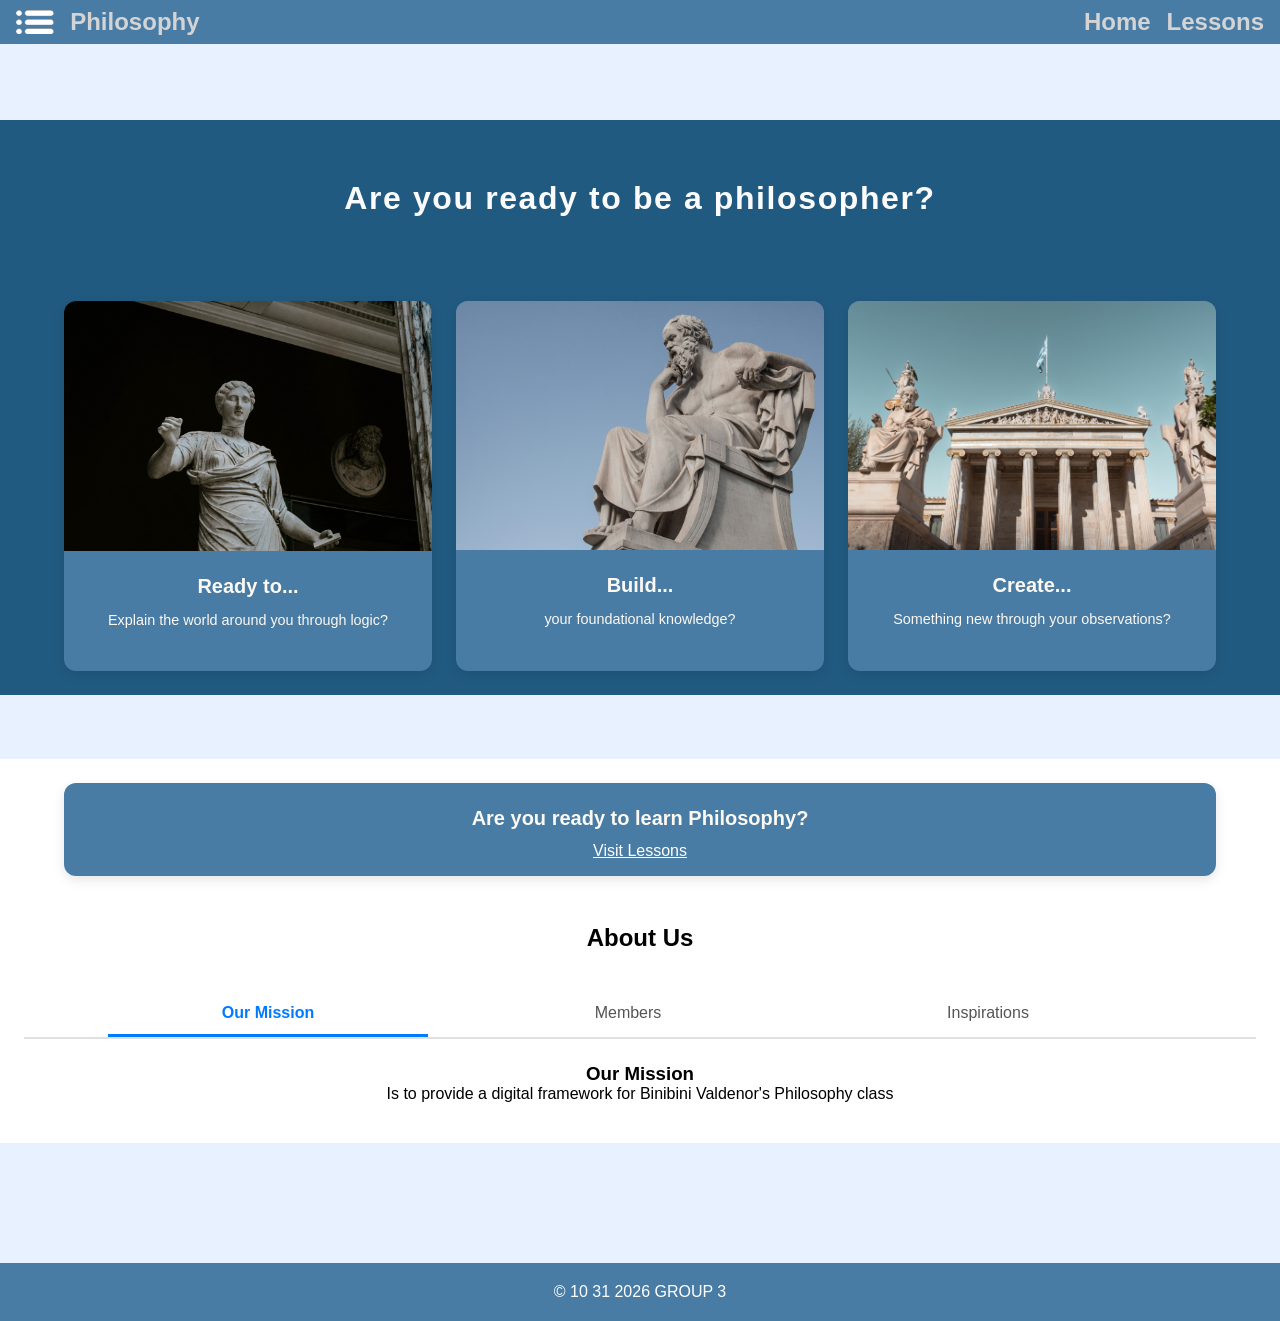
<file: index.html>
<!DOCTYPE html>
<html lang="en">
<head>
    <meta charset="UTF-8">
    <meta name="viewport" content="width=device-width, initial-scale=1.0">
    <title>Home</title>

    <script src="src/js/navbar.js" defer></script>
    <link rel="stylesheet" href="src/css/index.css">
</head>
<body>
    <div id="navbar-placeholder"></div>

    <div id="WebpageContent">
            <header>
        </nav>
    </header>

    <!--top padding-->
    <section class="PaddingLargeBlue">
    </section>

    <!--first part area-->
    <section id="cardbg">
        <h1>Are you ready to be a philosopher?</h1>
        <div class="card-grid">

  <!-- Card 1 -->
  <div class="card">
    <div class="card-image">
        <img src="src/img/pexels-igorejov-20375800.jpg" alt="">
    </div>
    <div class="card-content">
      <h3>Ready to...</h3>
      <p>Explain the world around you through logic?</p>
    </div>
    <div class="card-action">
    </div>
  </div>
  <!-- Card 2 -->
  <div class="card">
    <div class="card-image">
        <img src="src/img/pexels-anne-o-sullivan-1478092867-26887007.jpg" alt="">
    </div>
    <div class="card-content">
      <h3>Build...</h3>
      <p>your foundational knowledge?</p>
    </div>
    <div class="card-action">
    </div>
  </div>
  <!-- Card 3 -->
  <div class="card">
    <div class="card-image">
        <img src="src/img/pexels-dantemunozphoto-28822019.jpg" alt="">
    </div>
    <div class="card-content">
      <h3>Create...</h3>
      <p>Something new through your observations?</p>
    </div>
    <div class="card-action">
    </div>
  </div>

</section>
</div>

    <!--gap-->
<div class="Padding"></div>

      <!-- prompt -->
       <div id="promptgrid">
  <div id="promptdisplay">
    <div id="prompt">
      <h3>Are you ready to learn Philosophy?</h3>
      <a id="lessonLink" href="../webpages/main/lecture_category.html">Visit Lessons</a>
    </div>
  </div>
     </div>

    <!--personlized learning-->

<div class="Learning">
    <h2>About Us</h2>
</div>

<div class="Learning">
<!--tablist container-->
<ul class="tab-list" role="tablist" style="display: flex; gap: 1rem; list-style: none; padding: 0;">
    <!--buttons-->
    <li class="tab-item active">
        <a href="#panel-1" class="tab-link" role="tab" aria-selected="true" 
           aria-controls="panel-1">
            Our Mission</a>
    </li>
    
    <li class="tab-item">
        <a href="#panel-2" class="tab-link" role="tab" aria-selected="false" 
           aria-controls="panel-2">
            Members</a>
    </li>
    
    <li class="tab-item">
        <a href="#panel-3" class="tab-link" role="tab" aria-selected="false" 
           aria-controls="panel-3">
            Inspirations</a>
    </li>
</ul>

<!--Tab Panels-->
<div role="tabpanel" id="panel-1" class="tab-panel active" style="display: block;">
    <h3>Our Mission</h3>
    <p>Is to provide a digital framework for Binibini Valdenor's Philosophy class</p>
</div>

<div role="tabpanel" id="panel-2" class="tab-panel" style="display: none;">
    <h3>Members</h3>
    <p>Gimenez <br> Jumawak <br> Palomo <br> Ballesteros <br> Candado <br> Udan <br> Antonio L. <br> Coronel</p>
</div>

<div role="tabpanel" id="panel-3" class="tab-panel" style="display: none;">
    <h3>Inspirations</h3>
    <p>MIT OpenCourseWare <br> Khan Academy</p>
</div>

<script>
    const links = document.querySelectorAll('.tab-link');
    const items = document.querySelectorAll('.tab-item');
    const panels = document.querySelectorAll('.tab-panel');

    links.forEach(link => {
      link.addEventListener('click', (e) => {
        e.preventDefault();

        
        items.forEach(item => item.classList.remove('active'));
        links.forEach(l => l.setAttribute('aria-selected', 'false'));
        panels.forEach(p => {
            p.classList.remove('active');
            p.style.display = 'none'; 
        });

        
        link.parentElement.classList.add('active');
        link.setAttribute('aria-selected', 'true');

        
        const targetId = link.getAttribute('aria-controls');
        const targetPanel = document.getElementById(targetId);
        if (targetPanel) {
            targetPanel.classList.add('active');
            targetPanel.style.display = 'block'; 
        }
      });
    });
</script>

</div>


















     




    <!--bottom padding-->
    <section class="PaddingLargeBlue"></section>


    <footer>
        <p>© 10 31 2026 GROUP 3</p>
    </footer>
    </div>
</body>
</html>
</file>
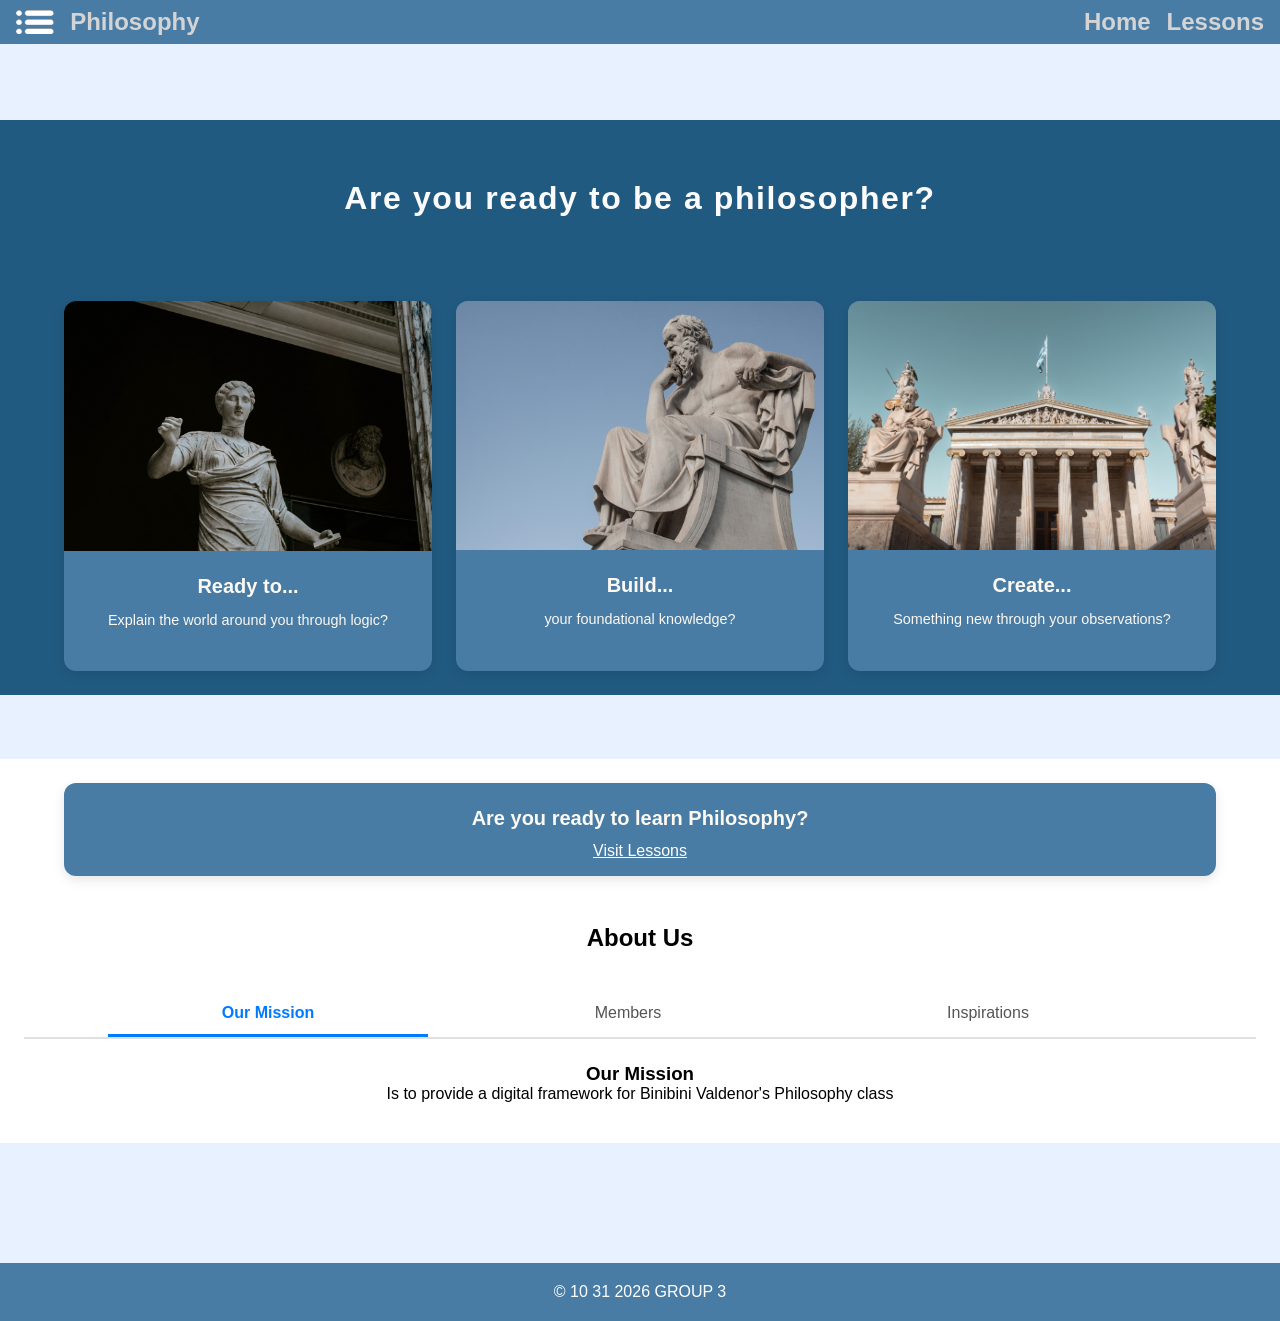
<file: comprogPETA_Philosophy_1.02vAlpha/index.html>
<!DOCTYPE html>
<html lang="en">
<head>
    <meta charset="UTF-8">
    <meta name="viewport" content="width=device-width, initial-scale=1.0">
    <title>Home</title>

    <script src="../../src/js/navbar.js" defer></script>
    <link rel="stylesheet" href="../../src/css/index.css">
</head>
<body>
    <div id="navbar-placeholder"></div>

    <div id="WebpageContent">
            <header>
        </nav>
    </header>

    <!--top padding-->
    <section class="PaddingLargeBlue">
    </section>

    <!--first part area-->
    <section id="cardbg">
        <h1>Are you ready to be a philosopher?</h1>
        <div class="card-grid">

  <!-- Card 1 -->
  <div class="card">
    <div class="card-image">
        <img src="../../src/img/pexels-igorejov-20375800.jpg" alt="">
    </div>
    <div class="card-content">
      <h3>Ready to...</h3>
      <p>Explain the world around you through logic?</p>
    </div>
    <div class="card-action">
    </div>
  </div>
  <!-- Card 2 -->
  <div class="card">
    <div class="card-image">
        <img src="../../src/img/pexels-anne-o-sullivan-1478092867-26887007.jpg" alt="">
    </div>
    <div class="card-content">
      <h3>Build...</h3>
      <p>your foundational knowledge?</p>
    </div>
    <div class="card-action">
    </div>
  </div>
  <!-- Card 3 -->
  <div class="card">
    <div class="card-image">
        <img src="../../src/img/pexels-dantemunozphoto-28822019.jpg" alt="">
    </div>
    <div class="card-content">
      <h3>Create...</h3>
      <p>Something new through your observations?</p>
    </div>
    <div class="card-action">
    </div>
  </div>

</section>
</div>

    <!--gap-->
<div class="Padding"></div>

      <!-- prompt -->
       <div id="promptgrid">
  <div id="promptdisplay">
    <div id="prompt">
      <h3>Are you ready to learn Philosophy?</h3>
      <a id="lessonLink" href="../../webpages/main/lecture_category.html">Visit Lessons</a>
    </div>
  </div>
     </div>

    <!--personlized learning-->

<div class="Learning">
    <h2>About Us</h2>
</div>

<div class="Learning">
<!--tablist container-->
<ul class="tab-list" role="tablist" style="display: flex; gap: 1rem; list-style: none; padding: 0;">
    <!--buttons-->
    <li class="tab-item active">
        <a href="#panel-1" class="tab-link" role="tab" aria-selected="true" 
           aria-controls="panel-1">
            Our Mission</a>
    </li>
    
    <li class="tab-item">
        <a href="#panel-2" class="tab-link" role="tab" aria-selected="false" 
           aria-controls="panel-2">
            Members</a>
    </li>
    
    <li class="tab-item">
        <a href="#panel-3" class="tab-link" role="tab" aria-selected="false" 
           aria-controls="panel-3">
            Inspirations</a>
    </li>
</ul>

<!--Tab Panels-->
<div role="tabpanel" id="panel-1" class="tab-panel active" style="display: block;">
    <h3>Our Mission</h3>
    <p>Is to provide a digital framework for Binibini Valdenor's Philosophy class</p>
</div>

<div role="tabpanel" id="panel-2" class="tab-panel" style="display: none;">
    <h3>Members</h3>
    <p>Gimenez <br> Jumawak <br> Palomo <br> Ballesteros <br> Candado <br> Udan <br> Antonio L. <br> Coronel</p>
</div>

<div role="tabpanel" id="panel-3" class="tab-panel" style="display: none;">
    <h3>Inspirations</h3>
    <p>MIT OpenCourseWare <br> Khan Academy</p>
</div>

<script>
    const links = document.querySelectorAll('.tab-link');
    const items = document.querySelectorAll('.tab-item');
    const panels = document.querySelectorAll('.tab-panel');

    links.forEach(link => {
      link.addEventListener('click', (e) => {
        e.preventDefault();

        
        items.forEach(item => item.classList.remove('active'));
        links.forEach(l => l.setAttribute('aria-selected', 'false'));
        panels.forEach(p => {
            p.classList.remove('active');
            p.style.display = 'none'; 
        });

        
        link.parentElement.classList.add('active');
        link.setAttribute('aria-selected', 'true');

        
        const targetId = link.getAttribute('aria-controls');
        const targetPanel = document.getElementById(targetId);
        if (targetPanel) {
            targetPanel.classList.add('active');
            targetPanel.style.display = 'block'; 
        }
      });
    });
</script>

</div>


















     




    <!--bottom padding-->
    <section class="PaddingLargeBlue"></section>


    <footer>
        <p>© 10 31 2026 GROUP 3</p>
    </footer>
    </div>
</body>
</html>
</file>
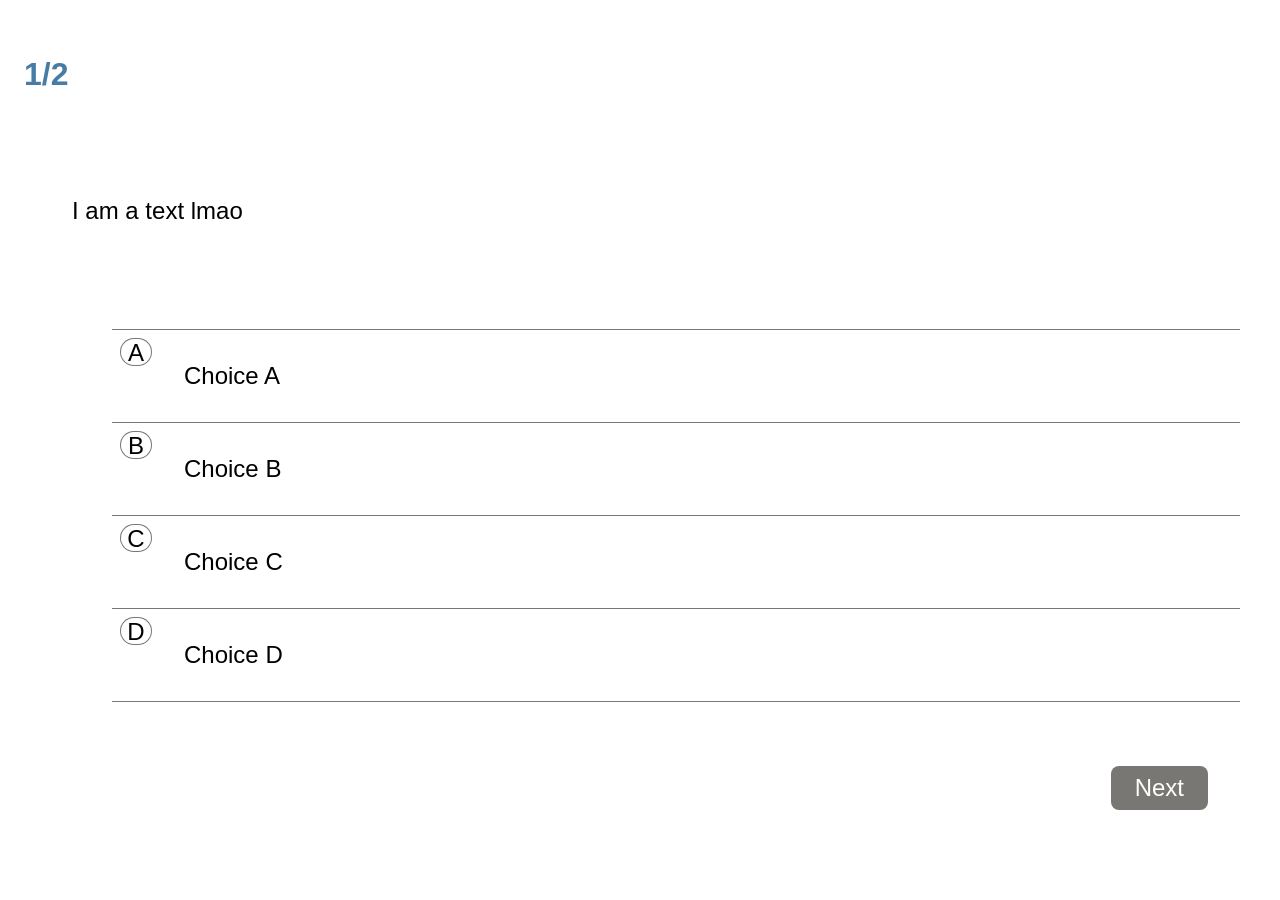
<file: src/html/quiz.html>
<!DOCTYPE html>
<html lang="en">
<head>
    <link rel="stylesheet" href="../../src/css/displayed.css">
</head>
<body>

    <div class="content">
        <h3 class="statusText">1/2</h3>
        <div class="mainContent">
            <p class="mainText">
                I am a text lmao
            </p>

            <ol class="multipleChoice">
                <li id="cA"><button class="choice" value="cA"> <div class="circleChoice"><p>A</p></div> <p class="choiceText">Choice A</p></button></li>
                <li id="cB"><button class="choice" value="cB"> <div class="circleChoice"><p>B</p></div> <p class="choiceText">Choice B</p></button></li>
                <li id="cC"><button class="choice" value="cC"> <div class="circleChoice"><p>C</p></div> <p class="choiceText">Choice C</p></button></li>
                <li id="cD"><button class="choice" value="cD"> <div class="circleChoice"><p>D</p></div> <p class="choiceText">Choice D</p></button></li>
            </ol>
        </div>

        <div class="footer">
            <button id="nextButton">Next</button>
        </div>
    </div>

    <!-- Victory panel starts hidden -->
    <div class="victoryPanel">
        <h3 class="score">Score: N/A</h3>
        <h4 class="accuracy">Accuracy: 0%</h4>
        <p>Keep it up! Win or lose, keep challenging yourself!</p>
    </div>

</body>
</html>
</file>
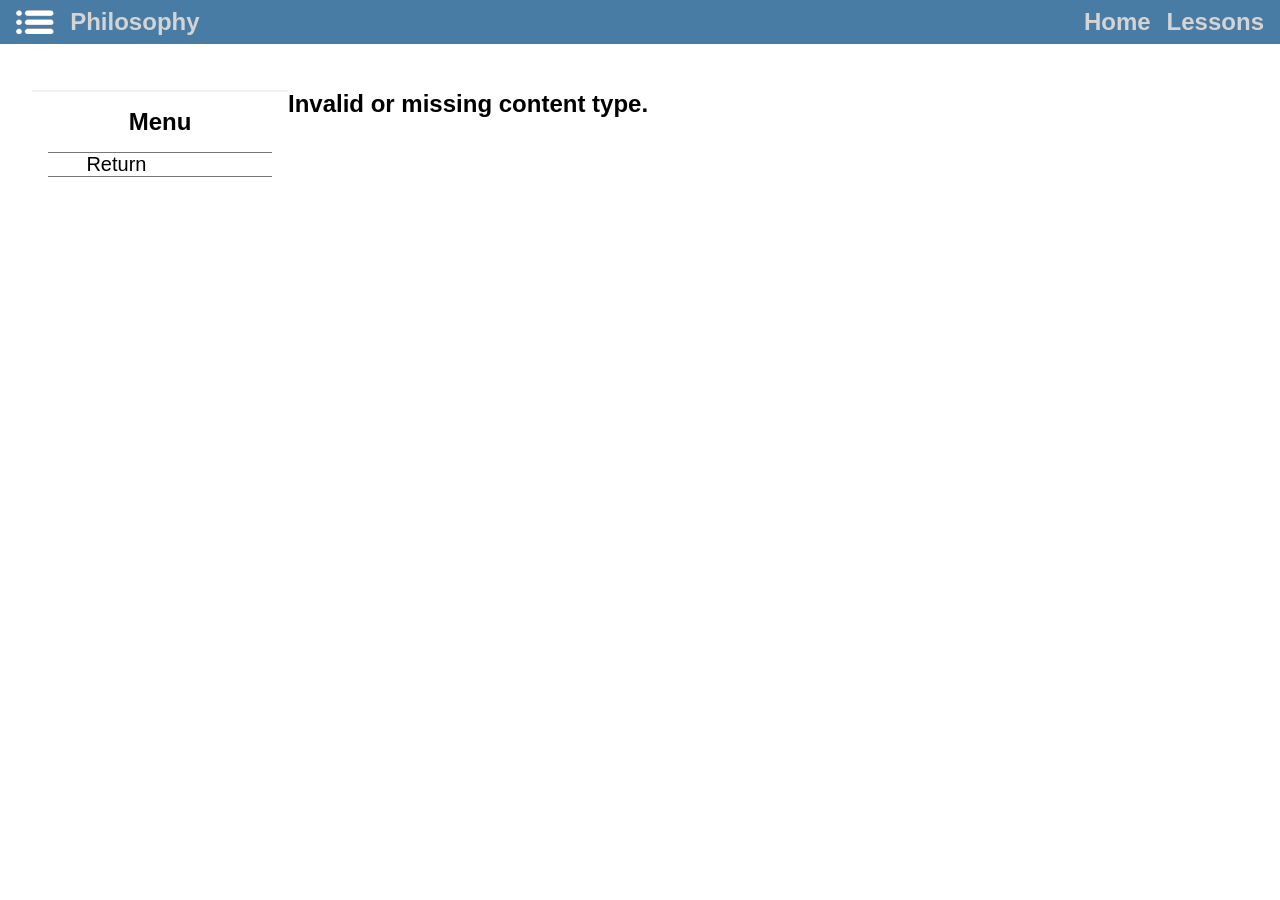
<file: webpages/main/displayer.html>
<!DOCTYPE html>
<html lang="en">
<head>
    <meta charset="UTF-8">
    <meta name="viewport" content="width=device-width, initial-scale=1.0">
    <title>Learning Page</title>

    <script src="../../src/js/navbar.js" defer></script>
    <script src="../../src/js/displayHandler.js" defer></script>

    <link rel="stylesheet" href="../../src/css/displayer.css">
    
</head>
<body>
    <div id="navbar-placeholder"></div>

    <div id="webpageContent">


         <div id="Topbar"></div>


        <div id="MainPart">
            <div id="LeftPanel">
                <h4 class="currentDisplay">Menu</h4>
                <ul class="lessonOrder">
                    <li><a href="../../webpages/main/lecture_category.html">Return</a></li>
                </ul>
            </div>


            <div id="panel-displayer">

            </div>

        </div>

    </div>
</body>



</html>
</file>
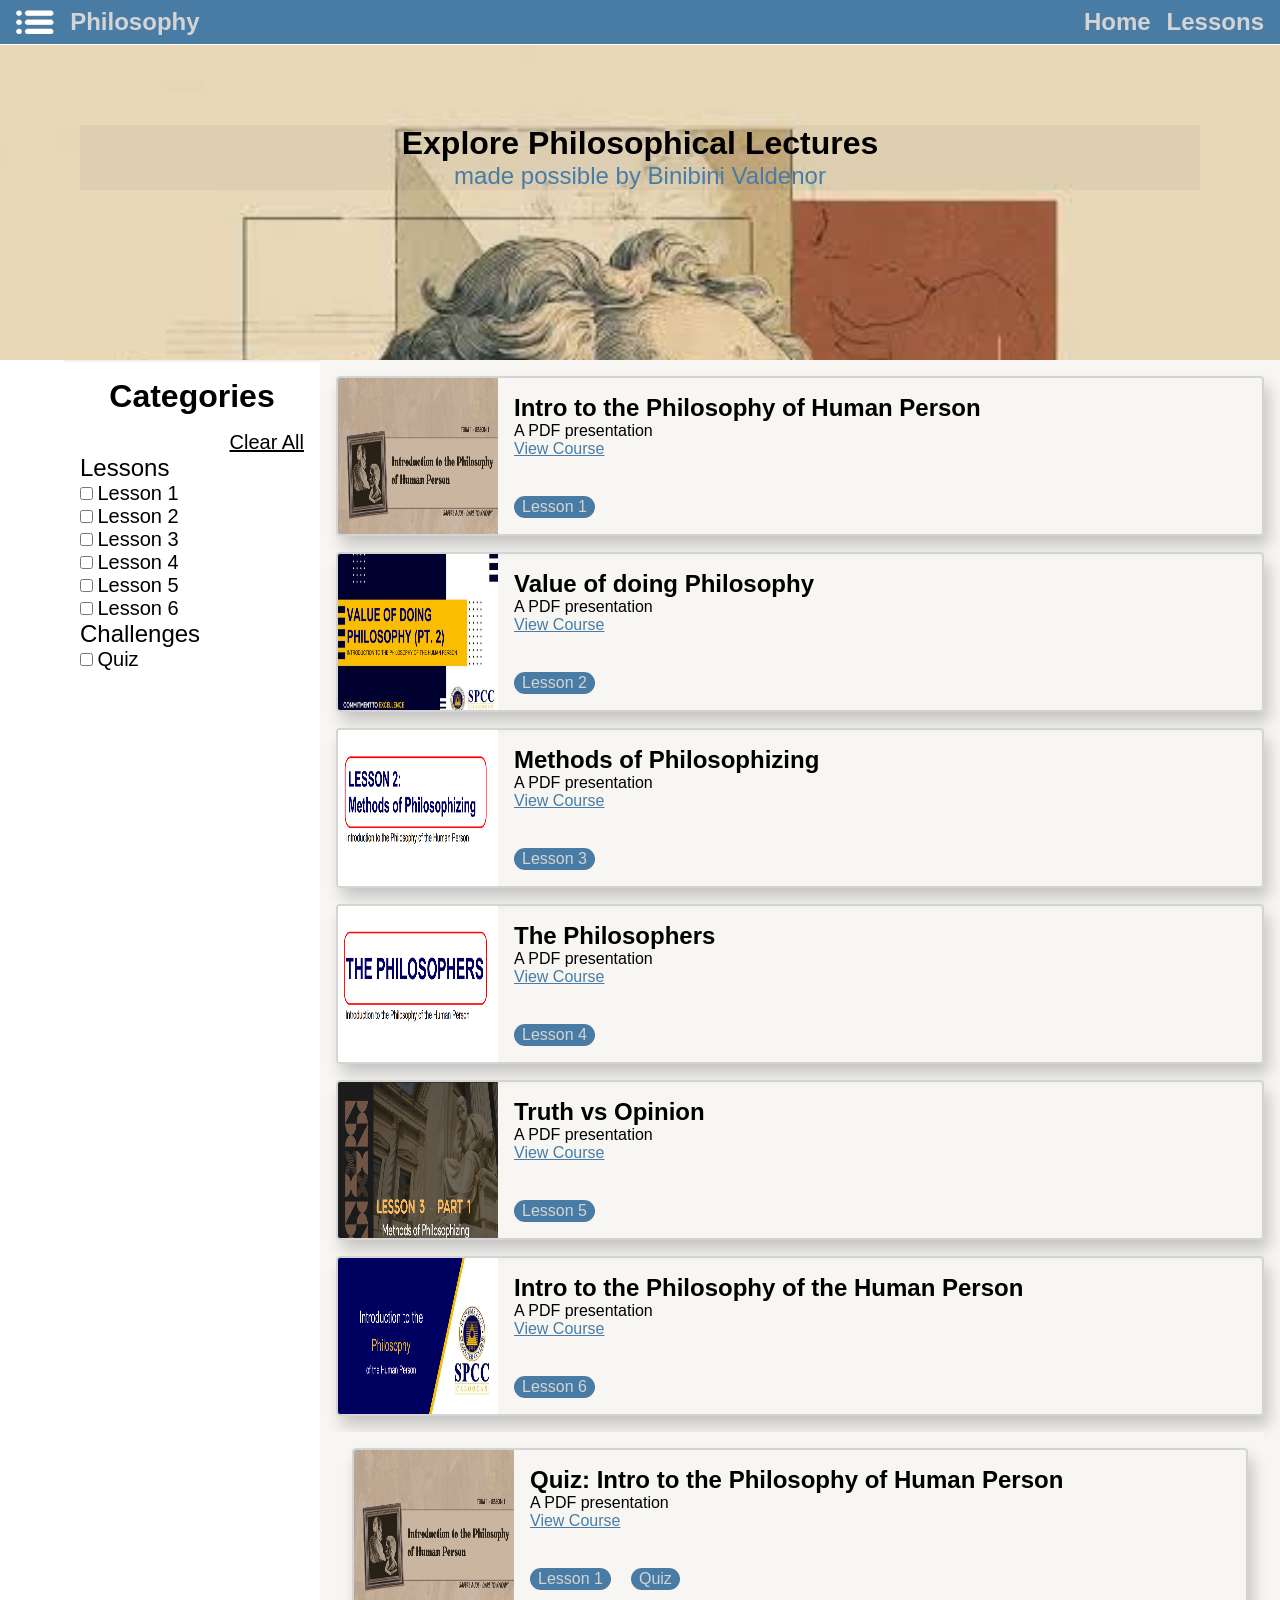
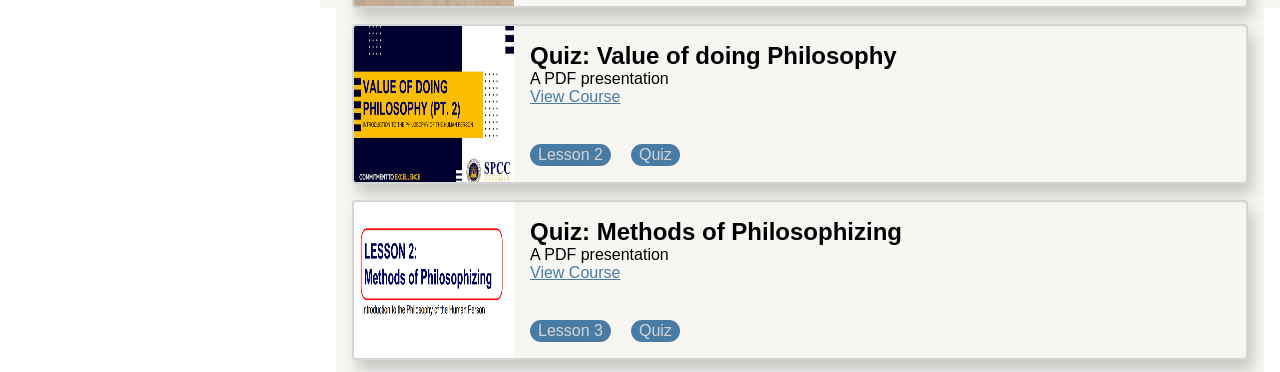
<file: webpages/main/lecture_category.html>
<!DOCTYPE html>
<html lang="en">
<head>
    <meta charset="UTF-8">
    <meta name="viewport" content="width=device-width, initial-scale=1.0">
    <title>Lessons</title>

    <script src="../../src/js/navbar.js" defer></script>
    <script src="../../src/js/sortHandler.js" defer></script>
    <link rel="stylesheet" href="../../src/css/lecturecategory.css">
    
</head>
<body>
    <div id="navbar-placeholder"></div>

    <div id="webpageContent">

        <div id="Topbar">

            <h2>Explore Philosophical Lectures</h2>
            <h3>made possible by Binibini Valdenor</h3>

        </div>

        <div id="MainPart">
            <div id="Leftbar">
                <h4>Categories</h4>
                <div id="clearCheckboxesLeftBarDiv"><button class="clearCheckboxes">Clear All</button></div>
                <ul>
                    <dl>Lessons</dl>
                    <li>
                        <input type="checkbox" value="l1" class="filterCheckbox">
                        <label for="l1">Lesson 1</label>
                    </li>
                    <li>
                        <input type="checkbox" value="l2" class="filterCheckbox">
                        <label for="l2">Lesson 2</label>
                    </li>
                    <li>
                        <input type="checkbox" value="l3" class="filterCheckbox">
                        <label for="l3">Lesson 3</label>
                    </li>
                    <li>
                        <input type="checkbox" value="l4" class="filterCheckbox">
                        <label for="l4">Lesson 4</label>
                    </li>
                    <li>
                        <input type="checkbox" value="l5" class="filterCheckbox">
                        <label for="l5">Lesson 5</label>
                    </li>
                    <li>
                        <input type="checkbox" value="l6" class="filterCheckbox">
                        <label for="l6">Lesson 6</label>
                    </li>
                    <dl>Challenges</dl>
                     <li>
                        <input type="checkbox" value="Quiz" class="filterCheckbox">
                        <label for="Quiz">Quiz</label>
                    </li>

                </ul>
            </div>


            <div id="CardHolder">

                <div class="Card">
                    <img src="../../src/img/l1.png">
                    <div class="CardContent">
                        <div class="TextArea">
                            <h2>Intro to the Philosophy of Human Person</h2>
                            <p>A PDF presentation</p>
                            <a href="displayer.html?type=lecture&id=1A">View Course</a>
                        </div>

                        <ul class="GenreTags">
                            <li class="l1">Lesson 1</li>
                        </ul>
                    </div>
                </div>

               <div class="Card">
                    <img src="../../src/img/l2.png">
                    <div class="CardContent">
                        <div class="TextArea">
                            <h2>Value of doing Philosophy</h2>
                            <p>A PDF presentation</p>
                            <a href="displayer.html?type=lecture&id=2A">View Course</a>
                        </div>

                        <ul class="GenreTags">
                            <li class="l2">Lesson 2</li>
                        </ul>
                    </div>
                </div>

                <div class="Card">
                    <img src="../../src/img/l3.png">
                    <div class="CardContent">
                        <div class="TextArea">
                            <h2>Methods of Philosophizing</h2>
                            <p>A PDF presentation</p>
                            <a href="displayer.html?type=lecture&id=3A">View Course</a>
                        </div>

                        <ul class="GenreTags">
                            <li class="l3">Lesson 3</li>
                        </ul>
                    </div>
                </div>

                <div class="Card">
                    <img src="../../src/img/l4.png">
                    <div class="CardContent">
                        <div class="TextArea">
                            <h2>The Philosophers</h2>
                            <p>A PDF presentation</p>
                            <a href="displayer.html?type=lecture&id=4A">View Course</a>
                        </div>

                        <ul class="GenreTags">
                            <li class="l4">Lesson 4</li>
                        </ul>
                    </div>
                </div>
                <div class="Card">
                    <img src="../../src/img/l5.png">
                    <div class="CardContent">
                        <div class="TextArea">
                            <h2>Truth vs Opinion</h2>
                            <p>A PDF presentation</p>
                            <a href="displayer.html?type=lecture&id=5A">View Course</a>
                        </div>

                        <ul class="GenreTags">
                            <li class="l5">Lesson 5</li>
                        </ul>
                    </div>
                </div>
                <div class="Card">
                    <img src="../../src/img/l6.png">
                    <div class="CardContent">
                        <div class="TextArea">
                            <h2>Intro to the Philosophy of the Human Person</h2>
                            <p>A PDF presentation</p>
                            <a href="displayer.html?type=lecture&id=6A">View Course</a>
                        </div>

                        <ul class="GenreTags">
                            <li class="l6">Lesson 6</li>
                        </ul>
                    </div>
                </div>



                



                <div id="CardHolder">

                <div class="Card">
                    <img src="../../src/img/l1.png">
                    <div class="CardContent">
                        <div class="TextArea">
                            <h2>Quiz: Intro to the Philosophy of Human Person</h2>
                            <p>A PDF presentation</p>
                            <a href="displayer.html?type=quiz&id=1A">View Course</a>
                        </div>

                        <ul class="GenreTags">
                            <li class="l1">Lesson 1</li>
                            <li class="Quiz">Quiz</li>
                        </ul>
                    </div>
                </div>

               <div class="Card">
                    <img src="../../src/img/l2.png">
                    <div class="CardContent">
                        <div class="TextArea">
                            <h2>Quiz: Value of doing Philosophy</h2>
                            <p>A PDF presentation</p>
                            <a href="displayer.html?type=quiz&id=2A">View Course</a>
                        </div>

                        <ul class="GenreTags">
                            <li class="l2">Lesson 2</li>
                            <li class="Quiz">Quiz</li>
                        </ul>
                    </div>
                </div>

                <div class="Card">
                    <img src="../../src/img/l3.png">
                    <div class="CardContent">
                        <div class="TextArea">
                            <h2>Quiz: Methods of Philosophizing</h2>
                            <p>A PDF presentation</p>
                            <a href="displayer.html?type=quiz&id=3A">View Course</a>
                        </div>

                        <ul class="GenreTags">
                            <li class="l3">Lesson 3</li>
                            <li class="Quiz">Quiz</li>
                        </ul>
                    </div>
                </div>


            </div>

        </div>

    </div>
</body>



</html>
</file>
<file: src/css/index.css>
@import url('boilerplate.css');

.Padding {
    padding: 2rem 1.25rem;
    background-color: rgb(232, 241, 255);
}
/*PaddingLarge*/
.PaddingLargeBlue {
    padding: 3.75rem 1.25rem;
    background-color: rgb(232, 241, 255);
}

footer {
    text-align: center;
    background-color: rgb(72, 124, 165);;
    color: white;
    padding: 1.25rem;
}

/*first content*/

#cardbg h1 {
    font-family: 'Gill Sans', 'Gill Sans MT', Calibri, 'Trebuchet MS', sans-serif Bold;
    font-size: 2rem;
    color: rgb(251, 251, 251);
    letter-spacing: 0.1rem;
    text-align: center;
    padding: 3.75rem 1.25rem;
}

#cardbg {
    background-color: rgb(33, 90, 128);
}

#cardbg img {
    justify-content: right;
}

.card-grid {
  display: grid;
  grid-template-columns: repeat(auto-fit, minmax(320px, 1fr));
  gap: 1.5rem;
  max-width: 1200px;
  margin: 0 auto;
  padding: 1.5rem;
}

/* Individual Card Styling */
.card {
  background-color: rgb(72, 124, 165); 
  border-radius: 0.75rem;
  overflow: hidden;
  display: flex;
  flex-direction: column;
  box-shadow: 0 0.25rem 0.75rem rgba(0, 0, 0, 0.1);
  transition: transform 0.2s ease;
}

.card:hover {
  transform: scale(1.1);
    zindex: 0;
}

/* Image Section */
.card-image {
  width: 100%;
  height: 11.25 rem;
  overflow: hidden;
}

.card-image img {
  width: 100%;
  height: 100%;
  object-fit: cover;
}

/* Content Section */
.card-content {
  padding: 1.5rem 1.5rem 1rem;
  text-align: center;
  flex-grow: 1;
}

.card-content h3 {
  font-size: 1.25rem;
  font-weight: 700;
  color: rgb(252, 248, 242);
  margin-bottom: 0.75rem;
}

.card-content p {
  font-size: 0.9rem;
  color: rgb(252, 248, 242);
  line-height: 1.5;
}

.card-action {
  padding: 0 1.5rem 1.5rem;
}

.dropdown-btn {
  width: 100%;
  background-color: rgb(255, 255, 255);
  border: 0.063rem solid rgb(219, 219, 219);
  border-radius: 8px;
  padding: 0.75rem 1rem;
  display: flex;
  justify-content: space-between;
  align-items: center;
  font-size: 0.9rem;
  color: #333;
  cursor: pointer;
  box-shadow: 0 0.063rem 0.188rem rgba(0, 0, 0, 0.05);
  transition: background-color 0.2s;
}

.dropdown-btn:hover {
  background-color: rgb(249, 249, 249);
}

.dropdown-btn .arrow {
  font-size: 0.75rem;
  color: #666;
}


/* Prompt */
#promptgrid {
  display: grid;
  grid-template-columns: repeat(auto-fit, minmax(320px, 1fr));
  gap: 1.5rem;
  max-width: 1200px;
  margin: 0 auto;
  padding: 1.5rem;
}


#promptdisplay {
  background-color: rgb(72, 124, 165); 
  border-radius: 0.75rem;
  overflow: hidden;
  display: flex;
  flex-direction: column;
  box-shadow: 0 0.25rem 0.75rem rgba(0, 0, 0, 0.1);
  transition: transform 0.2s ease;
}
/* Content Section */
#prompt {
  padding: 1.5rem 1.5rem 1rem;
  text-align: center;
  flex-grow: 1;
}

#prompt h3 {
  font-size: 1.25rem;
  font-weight: 700;
  color: rgb(252, 248, 242);
  margin-bottom: 0.75rem;
}

#prompt p {
  font-size: 0.9rem;
  color: rgb(252, 248, 242);
  line-height: 1.5;
}

.Learning {
  text-align: center;
  padding: 1.5rem 1.5rem 1rem;
  flex-grow: 1;  
}

.Learning h2 {
    font-size: var(--font-bit-big);
}

/* Tab Navigation List */
.tab-list {
      justify-content: center;
      display: flex;
      list-style: none;
      padding: 0;
      margin: 0;
      border-bottom: 2px solid #e0e0e0;
      background-color: #ffffff;
    }

    /* Tab Item Container */
.tab-item {
      margin-right: 1.5rem;
    }

    /* Tab Link/Button */.tab-link {
      display: inline-block;
      align-content: center;
      width: 20rem;
      padding: 0.75rem 1rem;
      text-decoration: none;
      color: #555555;
      font-weight: 500;
      border-bottom: 3px solid transparent;
      transition: all 0.2s ease;
    }

    /* Active State Styling */
.tab-item.active .tab-link,
.tab-link[aria-selected="true"] {
      color: #007bff;
      border-bottom-color: #007bff;
      font-weight: 700;
    }

    /* Tab Content Panels */
.tab-panel {
      display: none;
      padding: 1.5rem 0;
    }

.tab-panel.active {
      display: block;
    }



#lessonLink {
  color: white;
}
</file>
<file: src/css/displayed.css>
@import url('boilerplate.css');


p {
    font-size: var(--font-bit-big);
}


.content {
    height: 100%;
    width: 100%;

    padding: 1rem;

    min-height: 40vh;
}

.mainContent {
    display: flex;
    flex-direction: column;
    justify-content: space-between;

    padding: 3rem;
}



.statusText {
    color: var(--blue);
    font-size: var(--font-big);
    font-weight: bold;
}


.multipleChoice {
    list-style-type: none;
    margin-top: 5rem;
}

#cA {
    border-top: solid 1px var(--text-color2);
}

.multipleChoice > li {
    border-bottom: solid 1px var(--text-color2);
    /*border-top: solid 1px var(--text-color2);*/
}

.multipleChoice > li:hover {
    background-color: var(--light-gray);
}


.multipleChoice > li > button {
    display: flex;
    flex-direction: row;

    background-color: transparent;
    padding: 0.5rem;

    border: 0px;
    height: 100%;
    width: 100%;
}

.multipleChoice > li > button:hover {
    cursor: pointer;
}

.circleChoice {
    display: flex; 
    justify-content: center;
    align-items: center;

    margin-right: 2rem;
    background-color: var(--text-color2);
    height: 1.75rem;
    width: 2rem;
    border-radius: 1rem;
}

.circleChoice > p {
    width: 95%;
    height: 95%;
    border-radius: 1rem;
    background-color: white;
}

.multipleChoice > li[chosen] {
    background-color: var(--light-blue);
}

.multipleChoice > li[correct] {
    background-color: var(--green);
}



.footer {
    display: flex;
    flex-direction: row-reverse;
    padding-right: 5rem;
}

#nextButton {
    font-size: var(--font-bit-big);
    border: 0px;


    padding: 0.5rem;
    border-radius: 0.5rem;

    color: white;
    background-color: var(--text-color2);

    padding-left: 1.5rem;
    padding-right: 1.5rem;
}

#nextButton[allowedToCheck] {
    background-color: var(--green);
}

#nextButton[allowedToCheck]:hover {
    cursor: pointer;
}


#nextButton[allowedToNext] {
    background-color: var(--blue);
}

#nextButton[allowedToNext]:hover {
    cursor: pointer;
}


.victoryPanel {
    display: none;
    position: absolute;
    top: 0;
    left: 0;
    
    color: white;
    background-color: var(--dark-green);
    width: 100%;
    height: 100%;
    padding: 5rem;

    flex-direction: column;
    justify-content: center;
    text-align: center;

    z-index: 10;
}

.victoryPanel.active {
    display: flex;
}

.score {
    font-size: var(--font-XXL);    
}
.accuracy {
    font-size: var(--font-bigger);
}

.victoryPanel > p {
    font-size: var(--font-big);
}
</file>
<file: src/css/displayer.css>
@import url('boilerplate.css');

#webpageContent {
    color: var(--text-color1);
    display: flex;
    flex-direction: column;

    min-height: 100vh;
    width: 100%;
}

#navbar-placeholder {
    position: fixed;
    top: 0;
    z-index: 9999;
    height: fit-content;
}




#Topbar {
    flex: 1;
    min-height: 5vh;
    width: 100%;
    max-height: 5vh;
    margin-top: 5vh;

    padding: 1rem;
    justify-content: center;
    align-items: center;
}



#MainPart {
    display: flex;
    width: 100%;
    flex-direction: row;
    align-items: stretch; 
    flex: 1;
}


#LeftPanel {
    border-top: solid 2px var(--light-gray);

    width: 20vw;
    margin-left: 2.5vw;
    flex-shrink: 0;

    padding: 1rem;
    position: relative;
    z-index: 10;

    /*background-color: blue;    */
}


.currentDisplay {
    text-align: center;
    font-size: var(--font-bit-big);
    margin-bottom: 1rem;
}

.lessonOrder > li {
    border-top: solid 1px var(--text-color2);
    border-bottom: solid 1px var(--text-color2);
}

.lessonOrder > li:hover {
    background-color: var(--light-gray);
    cursor: pointer;
}

.lessonOrder > li > a {
    cursor: pointer;
    background-color: transparent;
    color: var(--text-color1);
    text-decoration: none;
    font-size: var(--font-bit-bit-big);
    border: 0px;
    
    padding: 1rem;

    text-align: left;
    margin-left: 10%;
    width: 90%;
    height: 100%;
}

#clearCheckboxesLeftBarDiv {
    display: flex;
    justify-content: right;
}

.clearCheckboxes {
    font-size: var(--font-bit-big);
    background-color: transparent;
    border: 0px;
    text-decoration: underline;
    cursor: pointer;
}








#panel-displayer {
    position: relative;
    box-sizing: border-box;
    flex: 1; 
}
</file>
<file: src/css/lecturecategory.css>
@import url('boilerplate.css');


#webpageContent {
    color: var(--text-color1);
    display: flex;
    flex-direction: column;

    min-height: 100vh;
    width: 100%;
}

#navbar-placeholder {
    position: fixed;
    top: 0;
    z-index: 9999;
    height: fit-content;
}

#Topbar {
    flex: 1;
    min-height: 35vh;
    width: 100%;
    margin-top: 5vh;

    padding: 5rem;
    justify-content: center;
    align-items: center;



    background-image: url(../../src/img/philosopher.jpg);
    background-repeat: no-repeat;
    background-size: cover;
    background-attachment: fixed;

    
}

#Topbar > h2 {
    font-size: var(--font-big);
    text-align: center;

    background-color: rgb(50,50,50,0.05);
}

#Topbar > h3 {
    font-size: var(--font-bit-big);
    color: var(--blue);
    font-weight: normal;
    text-align: center;

    background-color: rgb(50,50,50,0.05);
}



#MainPart {
    display: flex;
    width: 100%;
    flex-direction: row;
    align-items: stretch; 
    flex: 1;
}

#Leftbar {
    border-top: solid 2px var(--light-gray);

    width: 20vw;
    margin-left: 5vw;
    flex-shrink: 0;

    padding: 1rem;
    position: relative;
    z-index: 10;
}

#Leftbar > h4 {
    text-align: center;
    font-size: var(--font-big);
    margin-bottom: 1rem;
}

#Leftbar > ul > li > input {
    cursor: pointer;
}

#Leftbar > ul > li > label {
    font-size: var(--font-bit-bit-big);
}

#Leftbar > ul > dl {
    font-size: var(--font-bit-big);
}


#clearCheckboxesLeftBarDiv {
    display: flex;
    justify-content: right;
}

.clearCheckboxes {
    font-size: var(--font-bit-bit-big);
    background-color: transparent;
    border: 0px;
    text-decoration: underline;
    cursor: pointer;
}




#CardHolder {
    display: grid;
    grid-template-columns: 100%; 
    grid-auto-rows: 10rem; 
    gap: 1rem;
    background-color: var(--cream);
    padding: 1rem;
    box-sizing: border-box;

    flex: 1; 
    min-height: 60vh; 
}

.Card {
    overflow: hidden;
    display: flex;
    background-color: var(--itext-color2);
    border: 2px solid var(--itext-color1);
    box-shadow: 5px 10px 15px rgba(0, 0, 0, 0.2);
    border-radius: .25rem;
}

.Card > img {
    height: 10rem;
    width: 10rem;
}

.CardContent {
    padding: 1rem;

    display: flex;
    flex-direction: column;

    justify-content: space-between;
}

.GenreTags {
    display: flex;
    list-style: none;
    padding: 0px;
    margin: 0px;
    gap: 20px;
}

.TextArea > a {
    position: relative;

    cursor: pointer;
    color: var(--blue);

    z-index: 100;
}

.GenreTags > li {
    background-color: var(--blue);
    color: var(--itext-color1);

    padding: 0.125rem;
    padding-left: 0.5rem;
    padding-right: 0.5rem;
    border-radius: 1rem;

}
</file>
